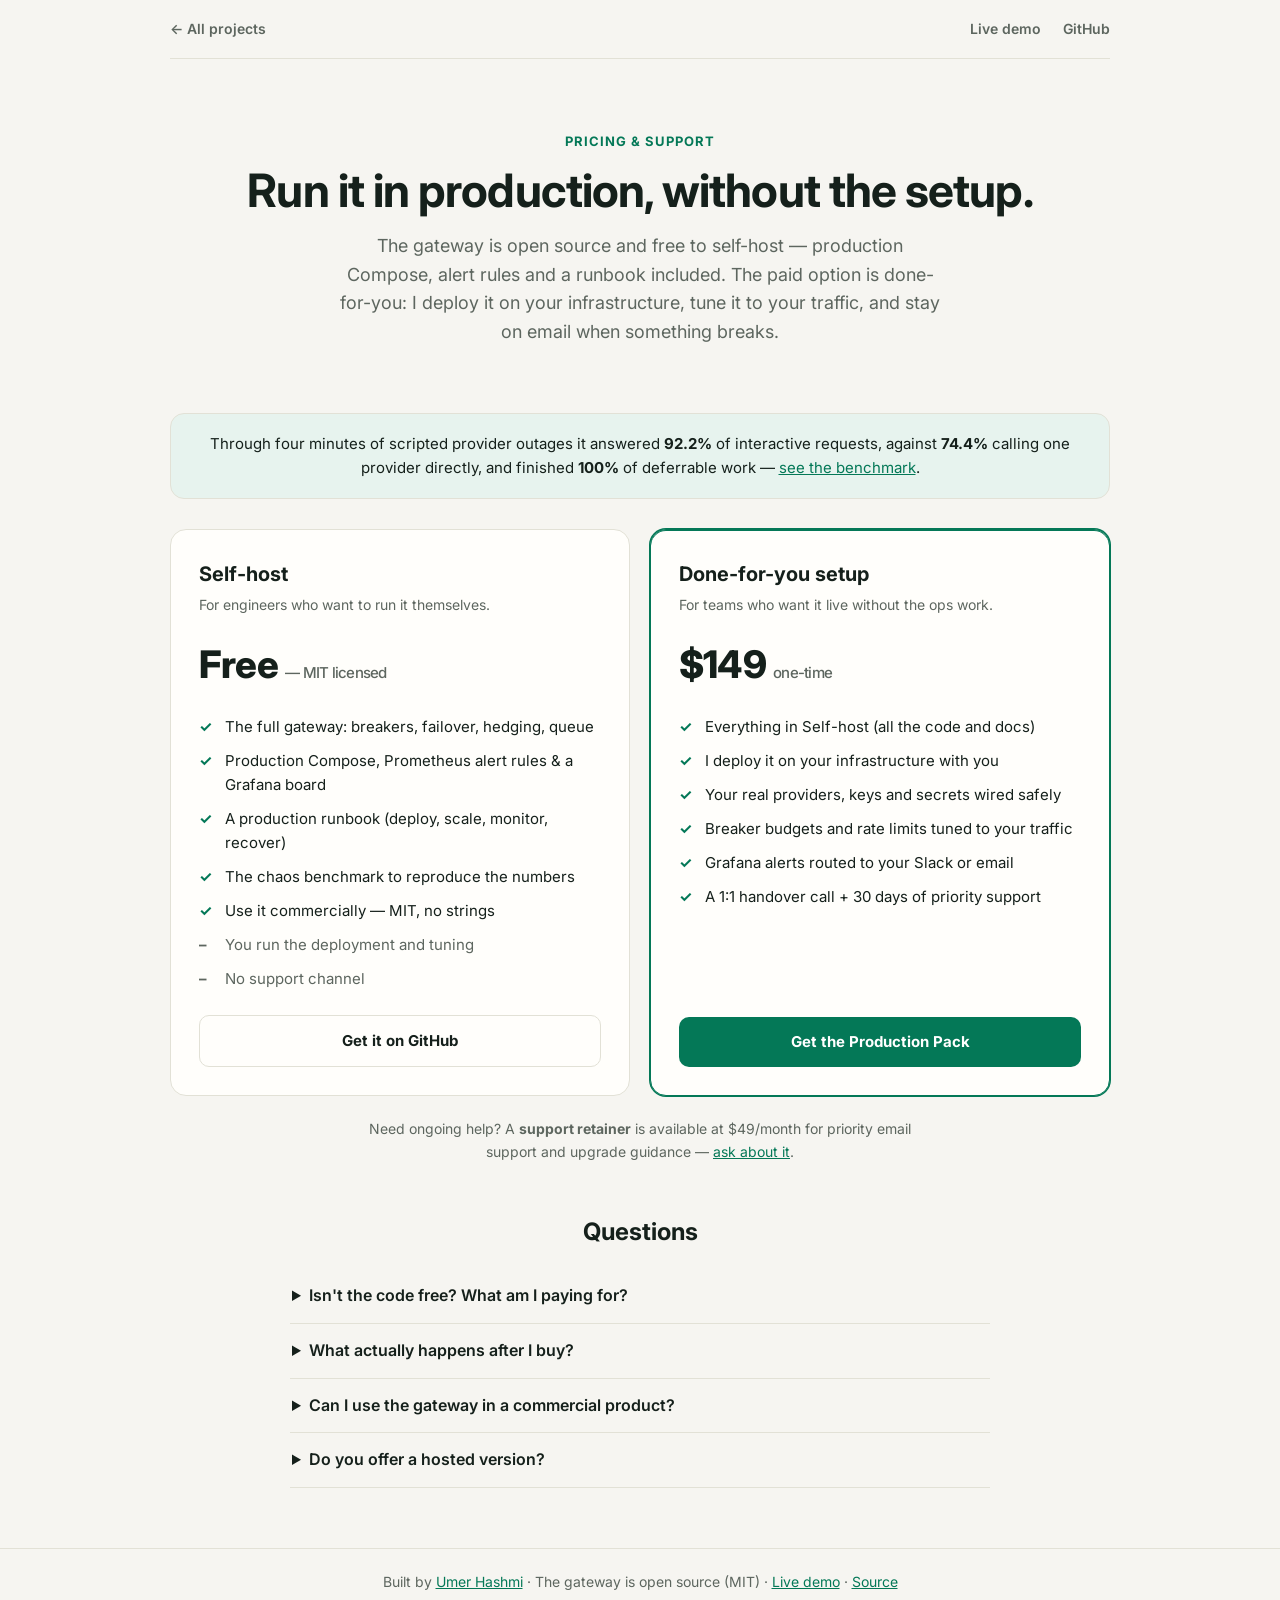
<file: docs/pricing.html>
<!doctype html>
<html lang="en">
<head>
  <meta charset="utf-8">
  <meta name="viewport" content="width=device-width, initial-scale=1">
  <title>LLM Gateway — pricing &amp; support</title>
  <meta name="description" content="The LLM Gateway is open source and free to self-host. The Production Pack gets you a hardened deployment, provider onboarding, a runbook and priority support — done for you.">
  <meta name="theme-color" content="#047857">
  <meta property="og:type" content="website">
  <meta property="og:title" content="LLM Gateway — pricing & support">
  <meta property="og:description" content="Free to self-host (MIT). The Production Pack is the done-for-you deployment and priority support.">
  <meta property="og:url" content="https://umer-78.github.io/umer-78-llm-gateway/pricing.html">
  <meta property="og:image" content="https://umer-78.github.io/umer-78-llm-gateway/og.jpg">
  <link rel="preconnect" href="https://fonts.googleapis.com">
  <link rel="preconnect" href="https://fonts.gstatic.com" crossorigin>
  <link rel="stylesheet" href="https://fonts.googleapis.com/css2?family=Inter:wght@400;500;600;700;800&display=swap">
  <style>
    /* ===== SET THIS: your Gumroad / Lemon Squeezy product links ===== */
    /* Replace the two href="#buy-..." below with your real checkout URLs. */
    :root {
      --bg: #f6f5f1; --surface: #fffefb; --surface-2: #eef0ea; --line: #e2e1d6; --ink: #15201b; --muted: #5d665f;
      --accent: #047857; --accent-ink: #fff; --accent-soft: #e7f3ee; --gold: #b45309;
      --font: 'Inter', system-ui, sans-serif;
    }
    @media (prefers-color-scheme: dark) { :root:not([data-theme="light"]) {
      --bg: #0c110e; --surface: #141a16; --surface-2: #1b231e; --line: #2a332c; --ink: #eef2ee; --muted: #a2ada5;
      --accent: #34d399; --accent-ink: #05211a; --accent-soft: rgb(52 211 153 / .12); --gold: #fbbf24; color-scheme: dark; }
    }
    * { box-sizing: border-box; }
    body { margin: 0; background: var(--bg); color: var(--ink); font: 16px/1.6 var(--font); -webkit-font-smoothing: antialiased; }
    a { color: var(--accent); }
    .wrap { max-width: 980px; margin: 0 auto; padding: 0 20px; }
    nav { display: flex; justify-content: space-between; align-items: center; padding: 18px 0; border-bottom: 1px solid var(--line); font-size: 14px; font-weight: 600; }
    nav a { color: var(--muted); text-decoration: none; margin-left: 18px; }
    nav a:hover { color: var(--ink); }
    nav .home { margin-left: 0; }
    header.hero { padding: clamp(40px, 6vw, 72px) 0 36px; text-align: center; }
    .eyebrow { font-size: 13px; font-weight: 700; letter-spacing: .08em; text-transform: uppercase; color: var(--accent); margin: 0 0 14px; }
    h1 { font-size: clamp(30px, 5vw, 46px); line-height: 1.08; margin: 0 0 16px; letter-spacing: -0.02em; }
    .lede { max-width: 56ch; margin: 0 auto; color: var(--muted); font-size: 18px; }
    .tiers { display: grid; grid-template-columns: 1fr 1fr; gap: 20px; margin: 30px 0 10px; }
    @media (max-width: 760px) { .tiers { grid-template-columns: 1fr; } }
    .tier { background: var(--surface); border: 1px solid var(--line); border-radius: 16px; padding: 28px; display: flex; flex-direction: column; }
    .tier.feature { border-color: var(--accent); box-shadow: 0 1px 0 var(--accent) inset, 0 0 0 1px var(--accent); }
    .tier h2 { font-size: 20px; margin: 0 0 4px; }
    .tier .who { color: var(--muted); font-size: 14px; margin: 0 0 18px; }
    .price { font-size: 38px; font-weight: 800; letter-spacing: -0.02em; }
    .price small { font-size: 15px; font-weight: 500; color: var(--muted); }
    ul.feat { list-style: none; padding: 0; margin: 20px 0 24px; display: grid; gap: 10px; }
    ul.feat li { padding-left: 26px; position: relative; font-size: 15px; }
    ul.feat li::before { content: "✓"; position: absolute; left: 0; color: var(--accent); font-weight: 700; }
    ul.feat li.no { color: var(--muted); }
    ul.feat li.no::before { content: "–"; color: var(--muted); }
    .cta { margin-top: auto; }
    .btn { display: block; text-align: center; font-weight: 700; font-size: 15px; padding: 13px 18px; border-radius: 10px; text-decoration: none; }
    .btn.solid { background: var(--accent); color: var(--accent-ink); }
    .btn.ghost { background: transparent; color: var(--ink); border: 1px solid var(--line); }
    .btn.solid:hover { filter: brightness(1.05); }
    .note { max-width: 62ch; margin: 22px auto 0; text-align: center; color: var(--muted); font-size: 14px; }
    .proof { background: var(--accent-soft); border: 1px solid var(--line); border-radius: 14px; padding: 18px 22px; margin: 30px 0; text-align: center; font-size: 15px; }
    .proof b { color: var(--ink); }
    section.faq { padding: 20px 0 60px; }
    section.faq h2 { text-align: center; font-size: 24px; margin: 30px 0 18px; }
    details { border-bottom: 1px solid var(--line); padding: 14px 2px; max-width: 70ch; margin: 0 auto; }
    summary { font-weight: 600; cursor: pointer; }
    details p { color: var(--muted); margin: 10px 0 2px; }
    footer { border-top: 1px solid var(--line); padding: 22px 0 40px; color: var(--muted); font-size: 14px; text-align: center; }
  </style>
</head>
<body>
  <div class="wrap">
    <nav>
      <a class="home" href="https://umer-78.github.io/">← All projects</a>
      <span>
        <a href="index.html">Live demo</a>
        <a href="https://github.com/umer-78/umer-78-llm-gateway">GitHub</a>
      </span>
    </nav>
    <header class="hero">
      <p class="eyebrow">Pricing &amp; support</p>
      <h1>Run it in production, without the setup.</h1>
      <p class="lede">The gateway is open source and free to self-host — production Compose, alert rules and a runbook included. The paid option is done-for-you: I deploy it on your infrastructure, tune it to your traffic, and stay on email when something breaks.</p>
    </header>

    <div class="proof">Through four minutes of scripted provider outages it answered <b>92.2%</b> of interactive requests, against <b>74.4%</b> calling one provider directly, and finished <b>100%</b> of deferrable work — <a href="index.html">see the benchmark</a>.</div>

    <div class="tiers">
      <div class="tier">
        <h2>Self-host</h2>
        <p class="who">For engineers who want to run it themselves.</p>
        <div class="price">Free <small>— MIT licensed</small></div>
        <ul class="feat">
          <li>The full gateway: breakers, failover, hedging, queue</li>
          <li>Production Compose, Prometheus alert rules &amp; a Grafana board</li>
          <li>A production runbook (deploy, scale, monitor, recover)</li>
          <li>The chaos benchmark to reproduce the numbers</li>
          <li>Use it commercially — MIT, no strings</li>
          <li class="no">You run the deployment and tuning</li>
          <li class="no">No support channel</li>
        </ul>
        <div class="cta"><a class="btn ghost" href="https://github.com/umer-78/umer-78-llm-gateway">Get it on GitHub</a></div>
      </div>

      <div class="tier feature">
        <h2>Done-for-you setup</h2>
        <p class="who">For teams who want it live without the ops work.</p>
        <div class="price">$149 <small>one-time</small></div>
        <ul class="feat">
          <li>Everything in Self-host (all the code and docs)</li>
          <li>I deploy it on your infrastructure with you</li>
          <li>Your real providers, keys and secrets wired safely</li>
          <li>Breaker budgets and rate limits tuned to your traffic</li>
          <li>Grafana alerts routed to your Slack or email</li>
          <li>A 1:1 handover call + 30 days of priority support</li>
        </ul>
        <!-- SET THIS: replace with your Gumroad / Lemon Squeezy product URL -->
        <div class="cta"><a class="btn solid" href="https://gumroad.com/l/YOUR-PRODUCT" rel="noopener">Get the Production Pack</a></div>
      </div>
    </div>

    <p class="note">Need ongoing help? A <b>support retainer</b> is available at $49/month for priority email support and upgrade guidance — <a href="mailto:YOUR-EMAIL@example.com?subject=LLM%20Gateway%20support%20retainer">ask about it</a>.</p>

    <section class="faq">
      <h2>Questions</h2>
      <details><summary>Isn't the code free? What am I paying for?</summary><p>Yes — the gateway is MIT-licensed and free to self-host forever, and so are the production Compose, the alert rules and the runbook (they're in the repo). You're paying for <em>time and a person</em>: I deploy it on your infrastructure, wire your providers and secrets safely, tune the breaker budgets and rate limits to your traffic, route the alerts to your Slack, and stay on email for 30 days. You skip the ops work and have someone to ask.</p></details>
      <details><summary>What actually happens after I buy?</summary><p>We book a call, I deploy the gateway on your infrastructure with you, configure your providers and secrets, tune it to your traffic, and route the alerts where your team will see them. Then you have 30 days of priority email support. Everything I use is in the open-source repo — you keep all of it.</p></details>
      <details><summary>Can I use the gateway in a commercial product?</summary><p>Yes. The MIT licence already permits commercial use with no fee. The setup service is optional — it just saves you the ops work.</p></details>
      <details><summary>Do you offer a hosted version?</summary><p>Not yet. The gateway is built to run on your own infrastructure next to your providers, which is usually what teams want for latency and key handling. A hosted option may come later.</p></details>
    </section>
  </div>
  <footer>Built by <a href="https://github.com/umer-78">Umer Hashmi</a> · The gateway is open source (MIT) · <a href="index.html">Live demo</a> · <a href="https://github.com/umer-78/umer-78-llm-gateway">Source</a></footer>
</body>
</html>
</file>
